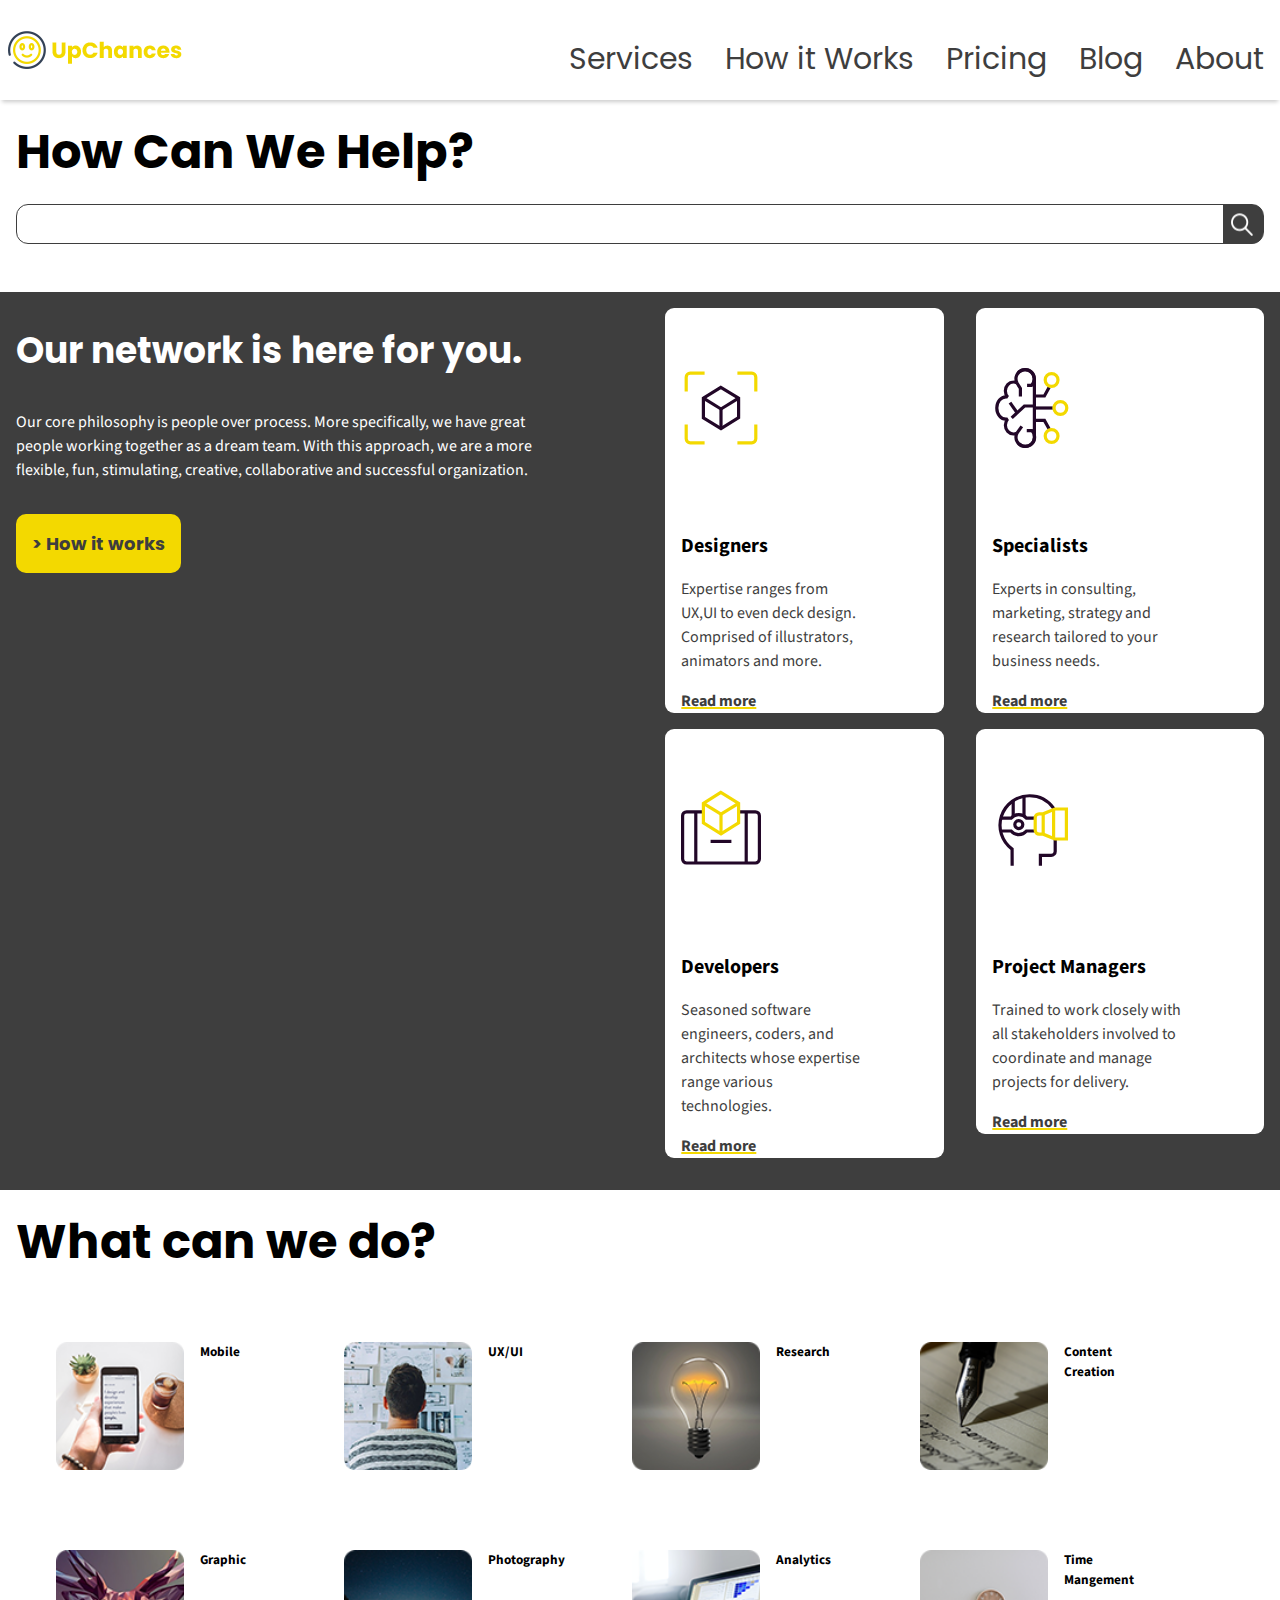
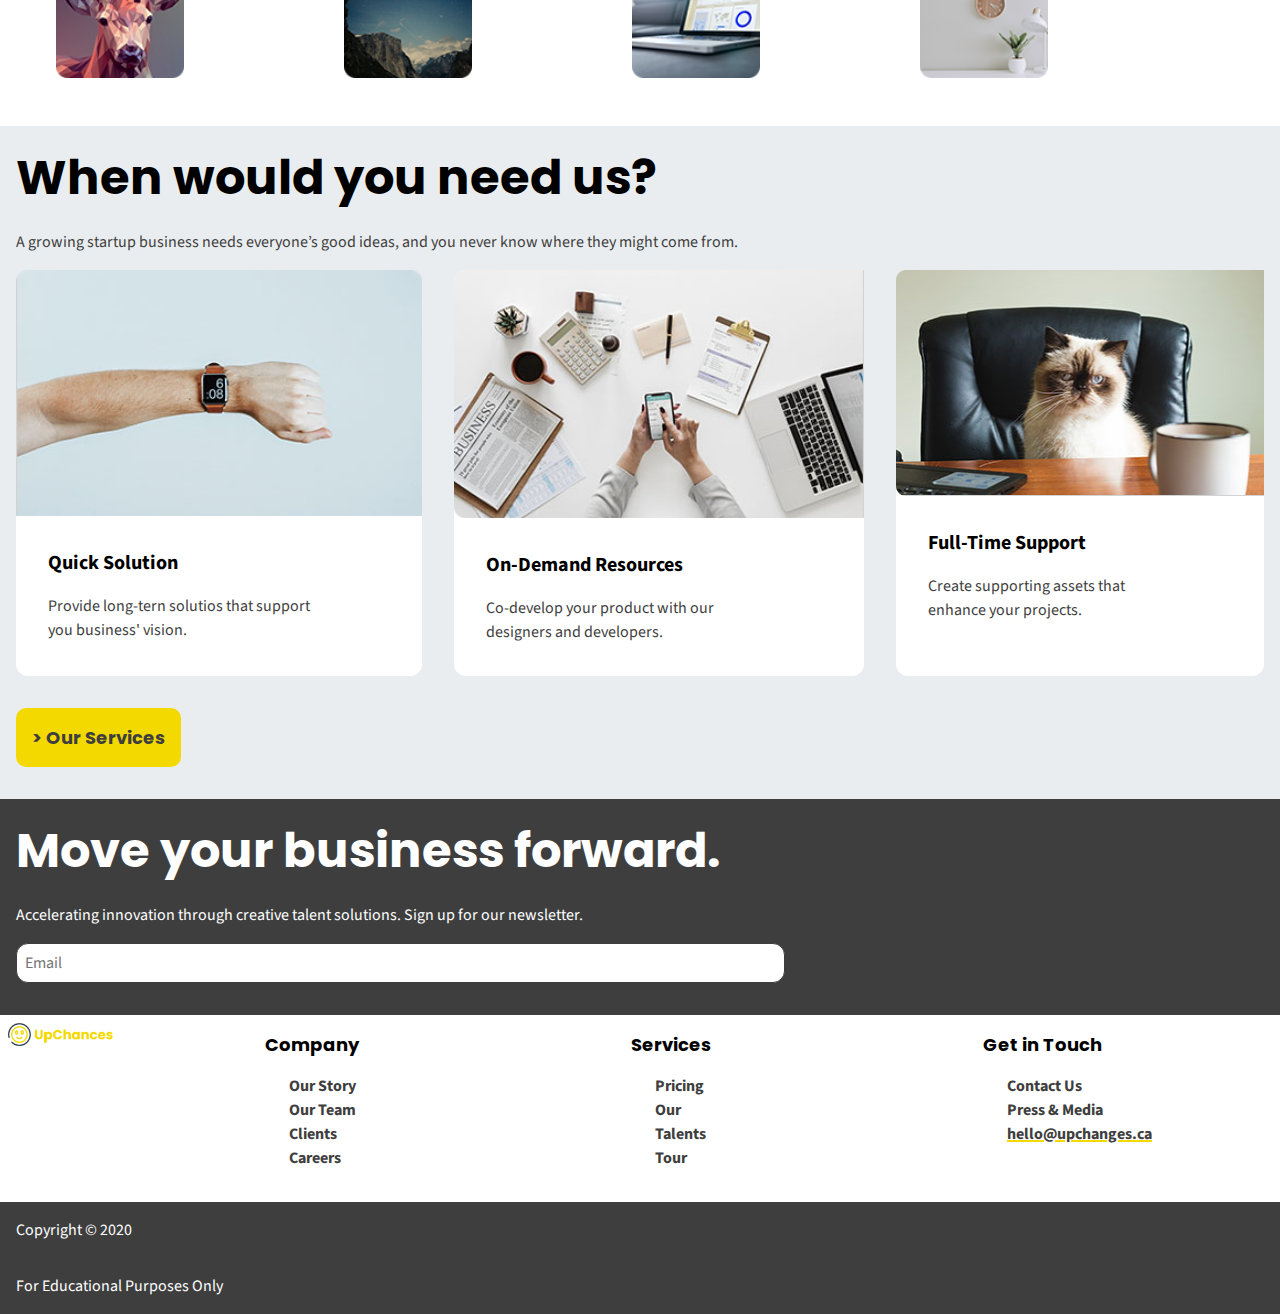
<file: index.html>
<!DOCTYPE html>
<html lang="en">
	<head>
		<meta charset="utf-8">
		<meta name="viewport" content="width=device-width, initial-scale=1.0">
		<title>UpChances</title>

		<meta name="author" content="Angelica Juanillo | ajuanillo1@nait.ca">
		<meta name="description" content="This is a lab demonstrating horinzontal scroll and forms.">

		<link rel="preconnect" href="https://fonts.gstatic.com">
		<link href="https://fonts.googleapis.com/css2?family=Source+Sans+Pro:wght@400;700&display=swap" rel="stylesheet">
		<link rel="preconnect" href="https://fonts.gstatic.com">
		<link href="https://fonts.googleapis.com/css2?family=Poppins:wght@700&display=swap" rel="stylesheet">

		<!-- Stylesheets -->
		<link rel="stylesheet" type="text/css" href="css/modern-reset.css">
		<link rel="stylesheet" type="text/css" href="css/styles.css">
	</head>

	<body>
		<header>
			<div class="inner-container">
		        <div>
		        	<a href="#">
		            	<img class="logo" src="img/upchances-logo.png" alt="Upchances logo">
		            </a>
		       	</div>

		        <div class="menu-icon">
		            <img src="img/hamburger-menu.png" alt="Yellow hamburger menu">
		        </div>
		    </div> <!-- end of .flex-container -->
	        <nav>
	            <ul class="menu">
	                <li><a href="#">Services</a></li>
	                <li><a href="#">How it Works</a></li>
	                <li><a href="#">Pricing</a></li>
	                <li><a href="#">Blog</a></li>
	                <li><a href="#">About</a></li>
	            </ul>
	        </nav>
    	</header>

    	<main>
    		<section>
	    		<h2>How Can We Help?</h2>
	    		<form class="upchances" action="#" method="get" role="search">
	    			<label for="search-bar" class="sr-only"></label>
	    			<input type="text" id="search-bar" name="search-bar">
	    		</form>
	    	</section>

	    	<section class="grey-box">
	    		<div>
		    		<h1>Our network is here for you.</h1>
		    		<p>
		    			Our core philosophy is people over process. More specifically, we have great people working together as a dream team. With this approach, we are a more flexible, fun, stimulating, creative, collaborative and successful organization.
		    		</p>
		    		<a class="btn" href="#">> How it works</a>
		    	</div>

	    		<div class="white-box">
	    			<div>
		    			<div class="flex-whitebox">
		    				<div>
			    				<svg width="200px" height="200px" viewBox="0 0 200 200" xmlns="http://www.w3.org/2000/svg"><title>Virtual Reality icons</title><line x1="100" y1="101.93" x2="100" y2="149.93" fill="none" stroke="#220728" stroke-miterlimit="10" stroke-width="8"/><line x1="56" y1="75.5" x2="100" y2="102.49" fill="none" stroke="#220728" stroke-miterlimit="10" stroke-width="7.94"/><line x1="144" y1="75.5" x2="100" y2="102.49" fill="none" stroke="#220728" stroke-miterlimit="10" stroke-width="8"/><polygon points="144 75.5 144 124.28 100 151.6 56 124.61 56 75.5 99.5 48.4 144 75.5" fill="none" stroke="#220728" stroke-miterlimit="10" stroke-width="8"/><path d="M187,141v36a10,10,0,0,1-10,10H141" fill="none" stroke="#f3d900" stroke-miterlimit="10" stroke-width="8"/><path d="M141,13h36a10,10,0,0,1,10,10V59" fill="none" stroke="#f3d900" stroke-miterlimit="10" stroke-width="8"/><path d="M13,59V23A10,10,0,0,1,23,13H59" fill="none" stroke="#f3d900" stroke-miterlimit="10" stroke-width="8"/><path d="M59,187H23a10,10,0,0,1-10-10V141" fill="none" stroke="#f3d900" stroke-miterlimit="10" stroke-width="8"/></svg>
			    				<h3>Designers</h3>
			    				<p>
			    					Expertise ranges from UX,UI to even deck design. Comprised of illustrators, animators and more.
			    				</p>
			    				<a href="#">Read more</a>
		    				</div>
		    			</div>

		    			<div class="flex-whitebox">
		    				<div>
		    					<svg width="200px" height="200px" viewBox="0 0 200 200" xmlns="http://www.w3.org/2000/svg"><title>Virtual Reality icons</title><path d="M145,57h41a10,10,0,0,1,10,10V175a10,10,0,0,1-10,10H14A10,10,0,0,1,4,175V67A10,10,0,0,1,14,57H55.5" fill="none" stroke="#220728" stroke-miterlimit="10" stroke-width="8"/><line x1="163.03" y1="56.97" x2="163.03" y2="185.03" fill="none" stroke="#220728" stroke-miterlimit="10" stroke-width="8"/><line x1="36.97" y1="56.97" x2="36.97" y2="185.03" fill="none" stroke="#220728" stroke-miterlimit="10" stroke-width="8"/><line x1="100" y1="62.23" x2="100" y2="110.23" fill="none" stroke="#f3d900" stroke-miterlimit="10" stroke-width="8"/><line x1="56" y1="35.8" x2="100" y2="62.79" fill="none" stroke="#f3d900" stroke-miterlimit="10" stroke-width="7.94"/><line x1="144" y1="35.8" x2="100" y2="62.79" fill="none" stroke="#f3d900" stroke-miterlimit="10" stroke-width="8"/><polygon points="144 35.8 144 84.58 100 111.9 56 84.91 56 35.8 99.5 8.7 144 35.8" fill="none" stroke="#f3d900" stroke-miterlimit="10" stroke-width="8"/><line x1="74" y1="131" x2="126" y2="131" fill="none" stroke="#220728" stroke-miterlimit="10" stroke-width="8"/></svg>
		    					<h3>Developers</h3>
		    					<p>
		    						Seasoned software engineers, coders, and architects whose expertise range various technologies.
		    					</p>
		    					<a href="#">Read more</a>
		    				</div>
		    			</div>
		    		</div>

		    		<div>
		    			<div class="flex-whitebox">
		    				<div>
			    				<svg width="200px" height="200px" viewBox="0 0 200 200" xmlns="http://www.w3.org/2000/svg"><title>artificial intelligence</title><path d="M106,27A23,23,0,1,0,62.45,37.33a18.45,18.45,0,0,0-9-2.33c-11,0-20,9.85-20,22a23.09,23.09,0,0,0,5.81,15.5A19.12,19.12,0,0,0,35,72c-12.7,0-23,12.54-23,28s10.3,28,23,28a19.12,19.12,0,0,0,4.31-.5A23.09,23.09,0,0,0,33.5,143c0,12.15,9,22,20,22a18.45,18.45,0,0,0,9-2.33A23,23,0,1,0,106,173c0-.34,0-0.67,0-1h0V28h0C106,27.67,106,27.34,106,27Z" fill="none" stroke="#220728" stroke-linejoin="bevel" stroke-width="8"/><path d="M67.26,189.26a23,23,0,0,0,32.53-32.53H86.9" fill="none" stroke="#220728" stroke-miterlimit="10" stroke-width="8"/><path d="M66.26,10.74A23,23,0,0,1,98.79,43.26H87.67" fill="none" stroke="#220728" stroke-miterlimit="10" stroke-width="8"/><polyline points="106 95 81 95 49.25 124.76" fill="none" stroke="#220728" stroke-miterlimit="10" stroke-width="8"/><line x1="44.97" y1="86.65" x2="62.45" y2="111.44" fill="none" stroke="#220728" stroke-miterlimit="10" stroke-width="8"/><line x1="62.45" y1="162.67" x2="74.5" y2="146" fill="none" stroke="#220728" stroke-miterlimit="10" stroke-width="8"/><polyline points="62.45 37.49 71 51 71 71" fill="none" stroke="#220728" stroke-miterlimit="10" stroke-width="8"/><line x1="152" y1="100" x2="104" y2="100" fill="none" stroke="#220728" stroke-miterlimit="10" stroke-width="8"/><polyline points="107 131 131 131 143 152.67" fill="none" stroke="#220728" stroke-miterlimit="10" stroke-width="8"/><polyline points="107 70 131 70 143 48.33" fill="none" stroke="#220728" stroke-miterlimit="10" stroke-width="8"/><circle cx="171" cy="100" r="16" fill="none" stroke="#f3d900" stroke-miterlimit="10" stroke-width="8"/><circle cx="149" cy="170" r="16" fill="none" stroke="#f3d900" stroke-miterlimit="10" stroke-width="8"/><circle cx="149" cy="30" r="16" fill="none" stroke="#f3d900" stroke-miterlimit="10" stroke-width="8"/></svg>
			    				<h3>Specialists</h3>
			    				<p>
			    					Experts in consulting, marketing, strategy and research tailored to your business needs.
			    				</p>
			    				<a href="#">Read more</a>
			    			</div>
		    			</div>

		    			<div class="flex-whitebox">
		    				<div>
			    				<svg width="200px" height="200px" viewBox="0 0 200 200" xmlns="http://www.w3.org/2000/svg"><title>Virtual Reality icons</title><path d="M50.39,192l-0.16-41.61A73.91,73.91,0,0,1,94,16.91c25.05,0,46.81,12.46,60.41,31.53" fill="none" stroke="#220728" stroke-miterlimit="10" stroke-width="8"/><path d="M21,105H47.79a25,25,0,0,0,38.41,0H107" fill="none" stroke="#220728" stroke-miterlimit="10" stroke-width="8"/><path d="M107,73H86.21a25,25,0,0,0-38.41,0H21" fill="none" stroke="#220728" stroke-miterlimit="10" stroke-width="8"/><path d="M158,127v29a10,10,0,0,1-10,10H121v26" fill="none" stroke="#220728" stroke-miterlimit="10" stroke-width="8"/><line x1="154" y1="125" x2="154" y2="50" fill="none" stroke="#f3d900" stroke-miterlimit="10" stroke-width="8"/><path d="M128,113H118a10,10,0,0,1-10-10V72a10,10,0,0,1,10-10h10l29-12h29v75H157Z" fill="none" stroke="#f3d900" stroke-miterlimit="10" stroke-width="8"/><line x1="128" y1="111" x2="128" y2="62" fill="none" stroke="#f3d900" stroke-miterlimit="10" stroke-width="8"/><circle cx="67" cy="89" r="10" fill="none" stroke="#220728" stroke-miterlimit="10" stroke-width="8"/><line x1="53" y1="68.12" x2="53" y2="28" fill="none" stroke="#220728" stroke-miterlimit="10" stroke-width="8"/><line x1="80" y1="18" x2="80" y2="67.12" fill="none" stroke="#220728" stroke-miterlimit="10" stroke-width="8"/></svg>
			    				<h3>Project Managers</h3>
			    				<p>
			    					Trained to work closely with all stakeholders involved to coordinate and manage projects for delivery.
			    				</p>
			    				<a href="#">Read more</a>
			    			</div>
			    		</div>
		    		</div>
	    		</div>
	    	</section>

	    	<section>
	    		<div>
	    			<h2>What can we do?</h2>
	    			<div class="horizontal-scroll-wrapper">
	    				<div class="horizontal-flex">
		    				<div>
		    					<img src="img/mobile.png" alt="Arial view of a cell phone">
				                <h5>Mobile</h5>
				            </div>

				            <div>
				                <img src="img/uxui.png" alt="Person standing in front of a whiteboard">
				            	<h5>UX/UI</h5>
				            </div>

				            <div>
				               	<img src="img/research.png" alt="Lightbulb in a dim room">
				            	<h5>Research</h5>
				            </div>

				            <div>
				            	<img src="img/writing.png" alt="Pen writing on a paper">
				            	<h5>Content Creation</h5>
				            </div>
				        </div>

				        <div class="horizontal-flex">
				            <div>
				                <img src="img/graphic.png" alt="Geometric image of a deer">
				            	<h5>Graphic</h5>
				            </div>

				            <div>
				                <img src="img/photography.png" alt="Dark landscape">
				            	<h5>Photography</h5>
				            </div>

				            <div>
				                <img src="img/analytics.png" alt="View of a laptop with graphs on it">
				            <h5>Analytics</h5>
				            </div>

				            <div>
				                <img src="img/time.png" alt="White wall with a clock a plant sitting on a ledge.">
				            	<h5>Time Mangement</h5>
				            </div>
				        </div>
	    			</div>
	    		</div>

	    		<div class="offwhite-box">
	    			<h2>When would you need us?</h2>
	    			<p>
	    				A growing startup business needs everyone’s good ideas, and you never know where they might come from. 
	    			</p>

	    			<div class="white-flex">
	    				<div class="flexbox">
	    					<img src="img/solutions-lg.png" alt="Wrist with a brown apple watch">
	    					<div>
		    					<h3>Quick Solution</h3>
		    					<p>
		    						Provide long-tern solutios that support you business' vision.
		    					</p>
		    				</div>
	    				</div>
	    				<div class="flexbox">
	    					<img src="img/resources-lg.png" alt="Arial view of a desk">
	    					<div> 
		    					<h3>On-Demand Resources</h3>
		    					<p>
		    						Co-develop your product with our designers and developers.
		    					</p>
		    				</div>
	    				</div>
	    				<div class="flexbox">
	    					<img src="img/support-lg.png" alt="A floofy cat sitting on a chair">
	    					<div>
		    					<h3>Full-Time Support</h3>
		    					<p>
		    						Create supporting assets that enhance your projects.
		    					</p>
		    				</div>
	    				</div>
	    			</div>
	    			<a class="btn" href="#">> Our Services</a>
	    		</div>
	    	</section>

	    	<section class="grey-box">
	    		<div>
	    			<h2>Move your business forward.</h2>
	    			<p>
	    				Accelerating innovation through creative talent solutions. Sign up for our newsletter.
	    			</p>
	    			<form class="upchances" action="#" method="get" role="search">
	    				<label for="email"></label>
	    				<input type="email" id="email" name="email" placeholder="Email">
	    			</form> <!-- Change search bar to email -->
	    		</div>
	    	</section>
    	</main>	

    	<footer>
    		<div class="wide-footer-flex">
	    		<a href="#">
		            <img class="logo" src="img/upchances-logo.png" alt="Upchances logo">
		        </a>
		        <div class="footer-flex">
			        <div>
		    			<h4>Company</h4>
			    		<nav>
			    			<ul>
			    				<li><a href="#">Our Story</a></li>
			    				<li><a href="#">Our Team</a></li>
			    				<li><a href="#">Clients</a></li>
			    				<li><a href="#">Careers</a></li>
			    			</ul>
			    		</nav>
			    	</div>
			    	<div>
		    			<h4>Services</h4>
			    		<nav>
			    			<ul>
			    				<li><a href="#">Pricing</a></li>
			    				<li><a href="#">Our Talents</a></li>
			    				<li><a href="#">Tour</a></li>
			    			</ul>
			    		</nav>
			    	</div>
			    	<div>
		    			<h4>Get in Touch</h4>
			    		<nav>
			    			<ul>
			    				<li><a href="#">Contact Us</a></li>
			    				<li><a href="#">Press &amp; Media</a></li>
			    				<li class="email"><a href="#">hello@upchanges.ca</a></li>
			    			</ul>
			    		</nav>
			    	</div>
			    </div>
			</div>
		    <div class="grey-footer">
		    	<p>Copyright &copy; 2020</p>
		    	<p>For Educational Purposes Only</p>
		    </div>
    	</footer>

    	<script src="js/main.js"></script>
    </body>
</html>
</file>
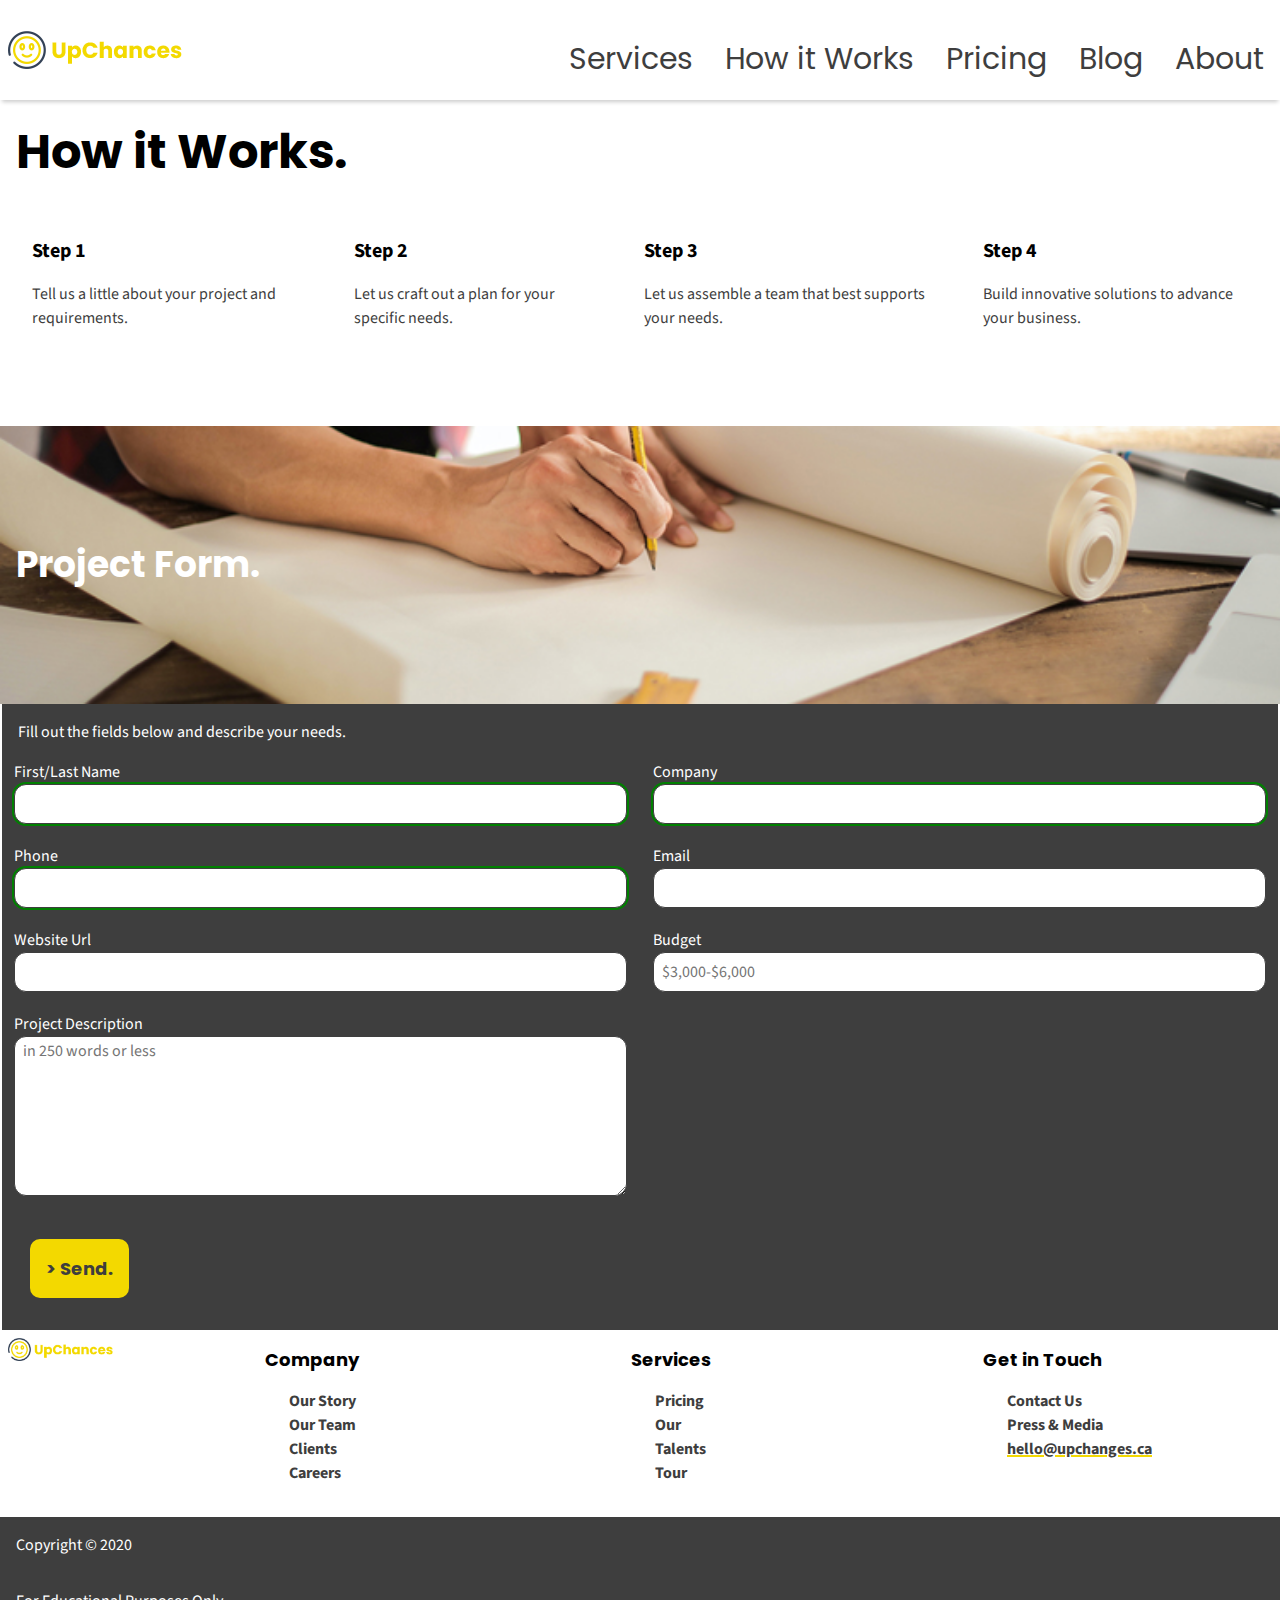
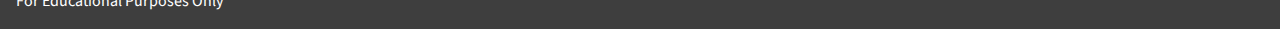
<file: forms.html>
<!DOCTYPE html>
<html lang="en">
	<head>
		<meta charset="utf-8">
		<meta name="viewport" content="width=device-width, initial-scale=1.0">
		<title>How it Works.</title>

		<meta name="author" content="Angelica Juanillo | ajuanillo1@nait.ca">
		<meta name="description" content="This is a lab demonstrating horinzontal scroll and forms.">

		<link rel="preconnect" href="https://fonts.gstatic.com">
		<link href="https://fonts.googleapis.com/css2?family=Source+Sans+Pro:wght@400;700&display=swap" rel="stylesheet">
		<link rel="preconnect" href="https://fonts.gstatic.com">
		<link href="https://fonts.googleapis.com/css2?family=Poppins:wght@700&display=swap" rel="stylesheet">

		<!-- Stylesheets -->
		<link rel="stylesheet" type="text/css" href="css/modern-reset.css">
		<link rel="stylesheet" type="text/css" href="css/styles.css">
	</head>

	<body>
		<header>
			<div>
		        <div>
		        	<a href="#">
		            	<img class="logo" src="img/upchances-logo.png" alt="Upchances logo">
		            </a>
		       	</div>

		        <div class="menu-icon">
		            <img src="img/hamburger-menu.png" alt="Yellow hamburger menu">
		        </div>
		    </div> <!-- end of .flex-container -->
	        <nav>
	            <ul class="menu">
	                <li><a href="#">Services</a></li>
	                <li><a href="#">How it Works</a></li>
	                <li><a href="#">Pricing</a></li>
	                <li><a href="#">Blog</a></li>
	                <li><a href="#">About</a></li>
	            </ul>
	        </nav>
    	</header>

    	<main>
    		<section>
	    		<h2>How it Works.</h2>
	    		<div class="steps-flex">
	    			<div>
			    		<section>
			    			<h3>Step 1</h3>
			    			<p>
			    				Tell us a little about your project and requirements.
							</p>
			    		</section>
			    		<section>
			    			<h3>Step 2</h3>
			    			<p>
			    				Let us craft out a plan for your specific needs.
			    			</p>
			    		</section>
		    		</div>

		    		<div>
			    		<section>
			    			<h3>Step 3</h3>
			    			<p>
			    				Let us assemble a team that best supports your needs.
			    			</p>
			    		</section>
			    		<section>
			    			<h3>Step 4</h3>
			    			<p>
			    				Build innovative solutions to advance your business.
			    			</p>
			    		</section>
		    		</div>
		    	</div>
	    	</section>

	    	<section>
	    		<div>
	    			<h1 class="banner">Project Form.</h1>
	    		</div>
	    		<form action="#" method="post">
                <fieldset>
                    <p>Fill out the fields below and describe your needs.</p>

                    <div class="flex-container">
                        <div>
                            <label for="fl-name">First/Last Name</label>
                            <input type="text" id="fl-name" name="fl-name">
                        </div>

                        <div>
                            <label for="company">Company</label>
                            <input type="text" id="company" name="company">
                        </div>

                        <div>
                            <label for="phone">Phone</label>
                            <input type="tel" id="phone" name="phone">
                        </div>

                        <div>
                            <label for="email">Email</label>
                            <input type="email" id="email" name="email">
                        </div>

                        <div>
                            <label for="url">Website Url</label>
                            <input type="url" id="url" name="url">
                        </div>

                        <div>
                            <label for="number">Budget</label>
                            <input type="number" id="number" name="number" placeholder="$3,000-$6,000">
                        </div>

                        <div>
                            <label for="message">Project Description</label>
                            <textarea id="message" name="message" cols="70" rows="10" placeholder="in 250 words or less" maxlength="250"></textarea>
                        </div>
                    </div>

                    <div>
                        <div>
                           <a class="btn" href="#">> Send.</a>
                        </div>
                    </div>
                </fieldset>
            	</form>
        	</section>
        </main>

    	<footer>
    		<div class="wide-footer-flex">
	    		<a href="#">
		            <img class="logo" src="img/upchances-logo.png" alt="Upchances logo">
		        </a>
		        <div class="footer-flex">
			        <div>
		    			<h4>Company</h4>
			    		<nav>
			    			<ul>
			    				<li><a href="#">Our Story</a></li>
			    				<li><a href="#">Our Team</a></li>
			    				<li><a href="#">Clients</a></li>
			    				<li><a href="#">Careers</a></li>
			    			</ul>
			    		</nav>
			    	</div>
			    	<div>
		    			<h4>Services</h4>
			    		<nav>
			    			<ul>
			    				<li><a href="#">Pricing</a></li>
			    				<li><a href="#">Our Talents</a></li>
			    				<li><a href="#">Tour</a></li>
			    			</ul>
			    		</nav>
			    	</div>
			    	<div>
		    			<h4>Get in Touch</h4>
			    		<nav>
			    			<ul>
			    				<li><a href="#">Contact Us</a></li>
			    				<li><a href="#">Press &amp; Media</a></li>
			    				<li class="email"><a href="#">hello@upchanges.ca</a></li>
			    			</ul>
			    		</nav>
			    	</div>
			    </div>
			</div>
		    <div class="grey-footer">
		    	<p>Copyright &copy; 2020</p>
		    	<p>For Educational Purposes Only</p>
		    </div>
    	</footer>

    	<script src="js/main.js"></script>
    </body>
</html>
</file>
<file: css/styles.css>
/* VARIABLES */
:root {
	--yellow: #f3d900;
	--grey: #3e3e3e;
	--off-white: #eaedef;
}

/* UNIVERSAL STYLES */
p {
	font-family: 'Source Sans Pro', sans-serif;
	color: var(--grey);
	padding-left: 1rem;
}

h1 {
	font-family: 'Poppins', sans-serif;
	font-size: 2.25rem;
	padding: 2rem 1rem;
}

h2 {
	font-family: 'Poppins', sans-serif;
	font-size: 3rem;
	padding: 1rem;
}

h3{
	font-family: 'Source Sans Pro', sans-serif;
	font-size: 1.25rem;
	font-weight: 700;
	padding: 1rem;
}

h5,
div a {
	font-family: 'Source Sans Pro', sans-serif;
	font-weight: 700;
}

.btn,
h4 {
	font-family: 'Poppins', sans-serif;
	font-size: 1.125rem;
}

a {
	text-decoration: none;
	color: var(--grey);
}

header nav ul li {
	font-family: 'Poppins', sans-serif;
	font-size: 1.875rem;
	list-style: none;
}

header {
	box-shadow: 0 4px 4px -2px #cccccc;
}

footer nav ul li {
	list-style: none;
}

form.upchances{
	padding: 0 1rem 0 1rem;
}


/*NAV*/

header > div {
	display: flex;
	justify-content: space-between;
	align-items: center;
	padding: 0.5rem;
}

.menu-icon {
	width: 3rem;
}

header nav {
	position: absolute;
	background-color: white;
	width: 100vw;
	max-height: 0;
	overflow: hidden;
	transition: all 0.7s ease-in-out;
	z-index: 100;
}

.active-nav {
	max-height: 100vh;
}

.menu li {
	line-height: 5.3125rem;
	white-space: nowrap;
	position: relative; 
	padding: 0 1rem;
	border-bottom: 1px solid var(--grey);
}

header {
	position: -webkit-sticky;
	position: sticky;
	top: 0;
	background-color: white;
}



/*MAIN SECTION*/

input[id=search-bar] {
	width: 100%;
	padding: 0.5rem;
	margin-bottom: 3rem;
	border-radius: 12px;
	border: solid 1px var(--grey);
	background-image: url('../img/search-icon.png');
	background-repeat: no-repeat;
	background-size: 40px 40px;
	background-position: center right;
}

/*Grey Area*/
section.grey-box {
	background-color: #3e3e3e;
	padding-bottom: 1rem;
}

section.grey-box h1,
section.grey-box p {
	color: white;
}

section.grey-box p {
	padding: 0 1rem 1rem 1rem;
}

section.grey-box a {
	text-decoration: underline 2px var(--yellow);
	padding-left: 1rem;
}

.btn {
	display: inline-block;
	background-color: var(--yellow);
	border-radius: 10px;
	margin: 1rem 0 2rem 1rem;
	padding: 1rem;
}

/*White Area*/
div.white-box {
	background-color: white;
	border-radius: 1rem;
	margin: 0 1rem;
}

div.white-box p {
	color: var(--grey);
}

div.white-box svg {
	width: 7rem;
	padding: 0 1rem;
}


/*Horizontal Scroll*/

.horizontal-scroll-wrapper {
/*	display: flex;*/
	overflow-x: auto;
	-webkit-overflow-scrolling: touch;
}

.horizontal-scroll-wrapper::-webkit-scrollbar {
	display: none;
}

.horizontal-scroll-wrapper > div {
	margin: 1rem 0.5rem;
/*	padding: 1rem;*/
	flex: 0 0 calc(100% - 1rem);
}

.horizontal-scroll-wrapper > div img {
	max-width: 100%;
	margin: 0 auto;
	width: 8rem;
}

.horizontal-scroll-wrapper > div h5 {
	margin: 0 auto;
	margin-left: 1rem;
	width: 3rem;
}

.horizontal-scroll-wrapper > .horizontal-flex div {
	display: flex;
	padding: 2rem 3rem;
}

.horizontal-flex {
	display: flex;
}


/*Off white area*/
.offwhite-box {
	background-color: var(--off-white);
}

.white-flex div {
	background-color: white;
	border-radius: 12px;
/*	padding: 1rem;*/
	margin: 1rem;
}

.white-flex div img {
	width: 100%;
}

.white-flex p {
	padding-bottom: 1rem;
}


/*GREY BOX*/
section.grey-box h2 {
	color: white;
}

input[id=email] {
	width: 100%;
	padding: 0.5rem;
	margin-bottom: 1rem;
	border-radius: 12px;
	border: solid 1px var(--grey);
	font-family: 'Source Sans Pro', sans-serif;
}

/*FOOTER AREA*/
footer img.logo { 
	padding: 0.5rem;
}

footer h4 {
	padding-left: 1rem;
}

footer nav ul li {
	padding-left: 0;
}

footer nav li.email a {
	text-decoration: underline 2px var(--yellow);
}

footer div.grey-footer {
	background-color: var(--grey);
}

footer div.grey-footer p{
	color: white;
	padding: 1rem;
}





/*FORMS*/

.banner {
	background: url(../img/sm-project-bg.png) center bottom / cover no-repeat;
	color: white;
	padding: 7rem 0;
}

fieldset {
	background-color: var(--grey);
	border: none;
	padding: 0;
}

fieldset > p {
	color: white;
	padding: 1rem;
}

fieldset > div {
	padding: 0 0.75rem;
}

label {
	display: block;
	font-family: 'Source Sans Pro', sans-serif;
	color: white;
}

input,
textarea {
	width: 100%;
	height: 2.5rem;
	margin-bottom: 1.25rem;
	padding-left: 0.5rem;
	background-color: white;
	border-radius: 12px;
	border: solid 1px var(--grey);
	font-family: 'Source Sans Pro', sans-serif;
}

textarea {
	resize: vertical;
	min-height: 10rem;
	max-height: 20rem;
}

*:focus {
	outline: none !important;
}

.flex-container input[type=text]:invalid,
.flex-container input[type=tel]:invalid {
	outline: 2px solid tomato;
	border-radius: 12px;
}

.flex-container input[type=text]:valid,
.flex-container input[type=tel]:valid {
	outline: 2px solid green;
	border-radius: 12px;
}







@media only screen and (min-width: 320px) {
	header div {
		display: flex;
		justify-content: space-between;
	}

}


/* Two-column View */
@media only screen and (min-width: 750px) {
	div.white-box {
		display: flex;
		justify-content: space-between;
		background-color: transparent;
		margin: 0;
	}

	div.flex-whitebox div{
		background-color: white;
		border-radius: 9px;
		margin: 1rem;
	}

	.white-flex div img {
		width: 50%;
	}

	div.flexbox {
		display: flex;
	}

	.offwhite-box h2,
	.offwhite-box p,
	.grey-box div h2,
	.grey-box div p{
		padding-right: 5rem;
	}

	footer div.footer-flex {
		display: flex;
		justify-content: space-between;
	}





	
	/*FORMS*/
	.steps-flex {
		display: flex;
		padding-bottom: 5rem;
	}

	.steps-flex section {
		padding: 1rem;
	}

	.banner {
		background: url(../img/md-project-bg.png) center bottom / cover no-repeat;
		color: white;
		padding: 7rem 1rem;
	}

	.flex-container {
		display: flex;
		flex-wrap: wrap;
		justify-content: space-between;
	}

	.flex-container > div {
		flex-basis: 49%;
	}
}


/* Largest View */
@media only screen and (min-width: 1160px) {
	.menu-icon {
		display: none;
	}

	header nav {
		position: static;
		width: auto;
		max-height: 100px;
		overflow: visible;
	}

	header,
	div.inner-container,
	.menu {
		display: flex;
		justify-content: space-between;
	}

	nav ul {
		justify-content: space-between;
	}

	.main-menu li {
		margin-left: 0.5rem;
	}

	.main-menu li a {
		padding: 0 0.5rem;
	}

	.menu li {
		border-bottom: none;
	}


	section.grey-box {
		display: flex;
	}

	div.white-flex {
		display: flex;
	}

	div.flexbox {
		display: inline;
	}

	.white-flex div img {
		width: 100%;
	}

	.footer-flex div {
		padding: 1rem 8rem;
	}

	.wide-footer-flex {
		display: flex;
	}








	/*FORMS*/
	.steps-flex > div {
		display: flex;
	}
}
</file>
